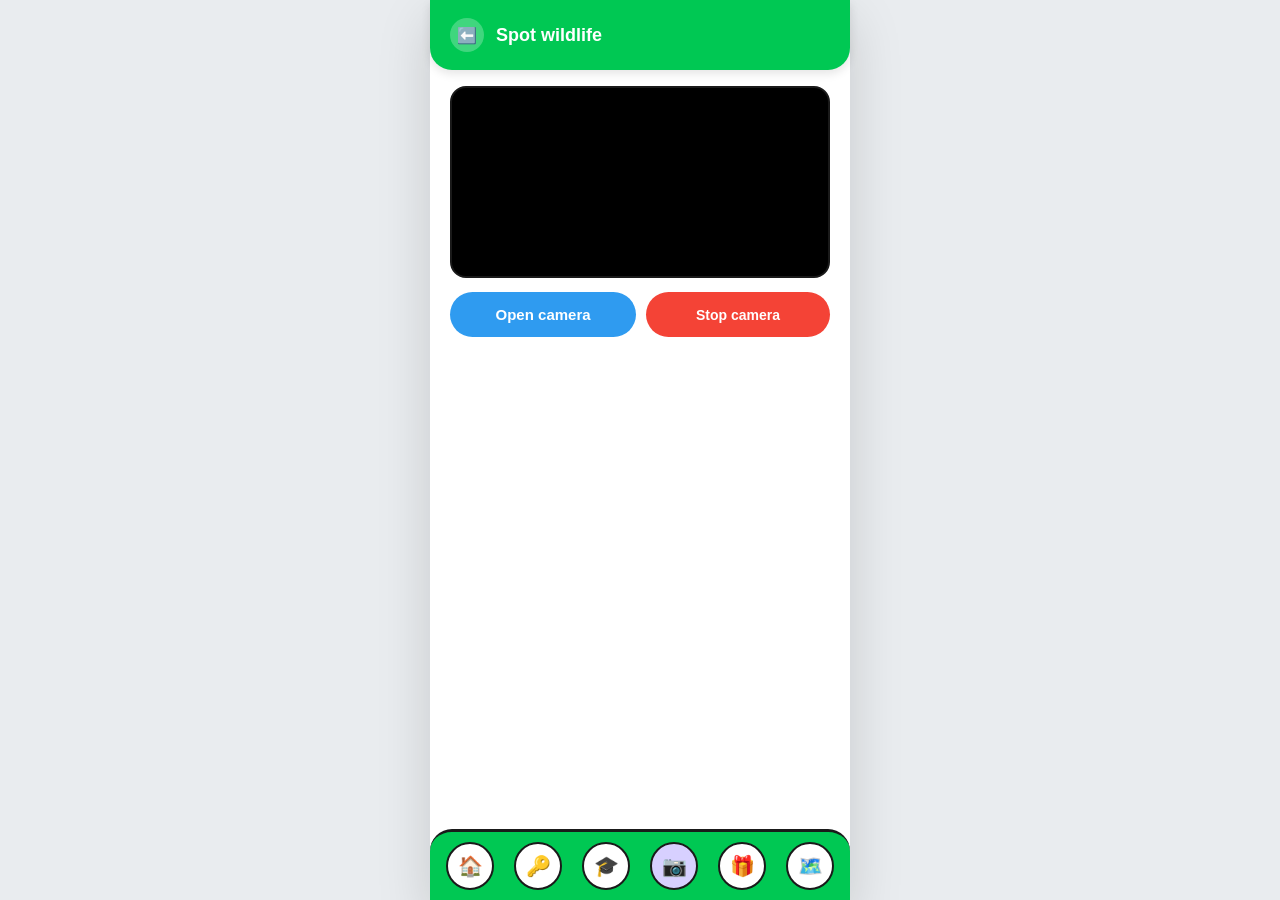
<file: Camera.html>
<!DOCTYPE html>
<html lang="en">
<head>
    <meta charset="UTF-8">
    <meta name="viewport" content="width=device-width, initial-scale=1.0">
    <title>Camera Page</title>
    <link rel="stylesheet" href="style.css">
</head>
<body>
  <div class="screen">
 
    <header class="app-header">
      <a href="index.html" class="back-btn">⬅️</a>
      <h1>Spot wildlife</h1>
    </header>
 
    <main class="content">
      <video id="camera" autoplay playsinline></video>
      <div class="camera-controls">
        <button id="startBtn" class="btn-primary">Open camera</button>
        <button id="stopBtn" class="btn-danger">Stop camera</button>
      </div>
    </main>
 
    <nav class="bottom-nav">
      <a href="index.html" class="nav-link"><button class="nav-btn">🏠</button></a>
      <a href="Login.html" class="nav-link"><button class="nav-btn">🔑</button></a>
      <a href="Learn.html" class="nav-link"><button class="nav-btn">🎓</button></a>
      <a href="Camera.html" class="nav-link"><button class="nav-btn active">📷</button></a>
      <a href="Rewards.html" class="nav-link"><button class="nav-btn">🎁</button></a>
      <a href="Map.html" class="nav-link"><button class="nav-btn">🗺️</button></a>
    </nav>
 
  </div>
  <script src="camera.js" defer></script>
</body>
</html>
</file>
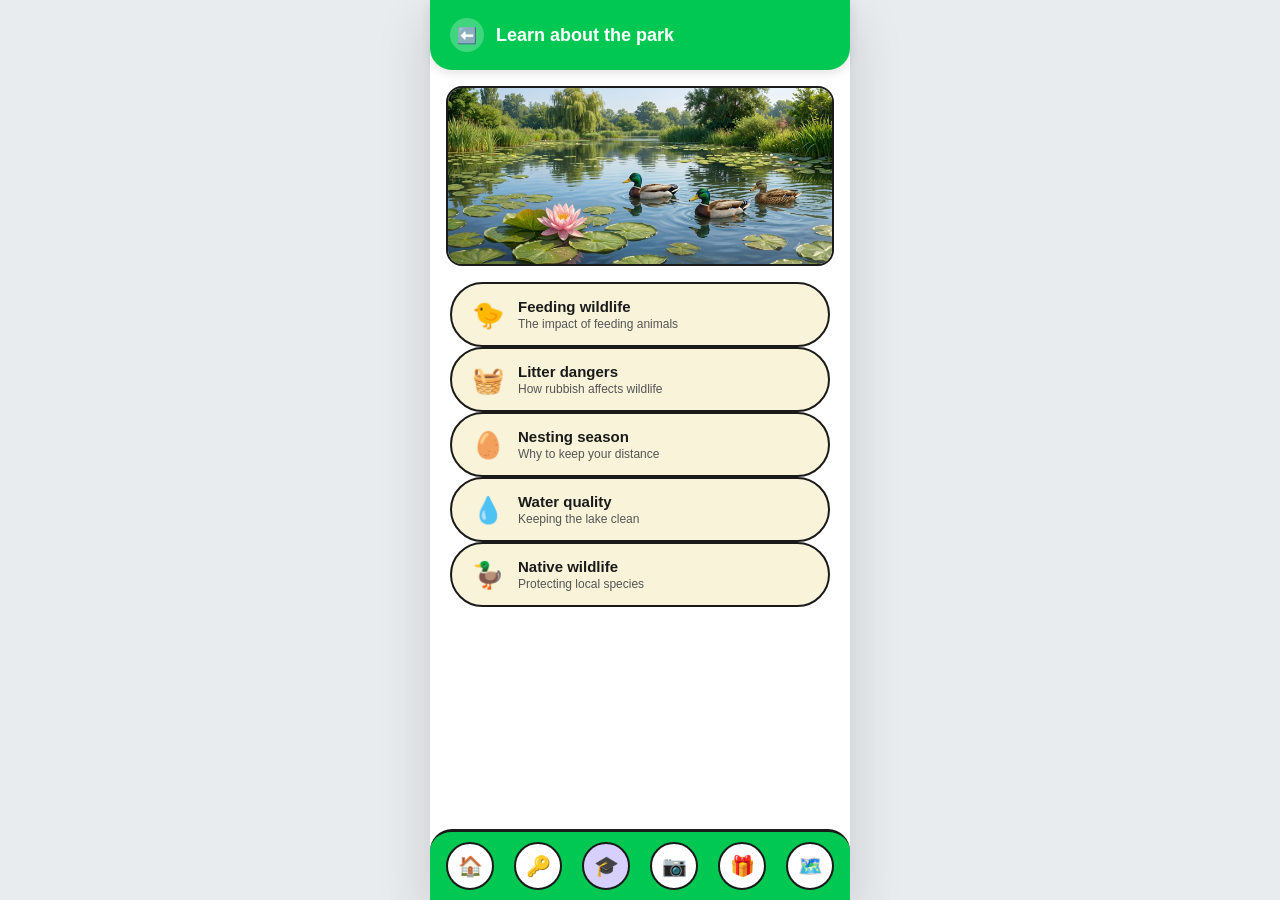
<file: Learn.html>
<!DOCTYPE html>
<html lang="en">
<head>
    <meta charset="UTF-8">
    <title>Learn Page</title>
  <link rel="stylesheet" href="style.css">
  <style>
    .learn-section { display: none; }
    .learn-section:target { display: block; }
    #main-menu { display: block; }
    #feeding:target ~ #main-menu,
    #litter:target ~ #main-menu,
    #nesting:target ~ #main-menu,
    #water:target ~ #main-menu,
    #native:target ~ #main-menu { display: none; }
  </style>
</head>
<body>
  <div class="screen">
 
    <header class="app-header">
      <a href="index.html" class="back-btn">⬅️</a>
      <h1>Learn about the park</h1>
    </header>
 
    <img src="AI image.png" alt="ducks swimming among lily pads" class="hero-img">
 
    <main class="content learn-section" id="feeding">
      <a href="Learn.html" class="back-btn" style="align-self:flex-start;">⬅️ Back to topics</a>
      <h1 style="font-size:16px;">Feeding wildlife</h1>
      <div class="pill pill-static">
        <span class="label">Why is bread bad for the lake?</span>
      </div>
      <div class="pill pill-static">
        <span class="label">Rotting bread sinks and decaying food lowers oxygen levels in the water</span>
      </div>
      <div class="pill pill-static">
        <span class="label">Harm to eels - Low oxygen can make it hard for eels to survive</span>
      </div>
      <div class="tip-box">
        <span>💡</span>
        <span>Tip: Bring healthy seeds instead of bread</span>
      </div>
    </main>
 
    <main class="content learn-section" id="litter">
      <a href="Learn.html" class="back-btn" style="align-self:flex-start;">⬅️ Back to topics</a>
      <h1 style="font-size:16px;">Litter dangers</h1>
      <div class="pill pill-static">
        <span class="label">Risks to wildlife</span>
      </div>
      <div class="pill pill-static">
        <span class="label">Plastic hazards - Litter can trap or injure animals</span>
      </div>
      <div class="pill pill-static">
        <span class="label">Ingestion dangers - Animals may mistake rubbish for food</span>
      </div>
      <a href="Rewards.html" class="btn-primary" style="text-align:center; text-decoration:none; display:block;">Collect points!</a>
    </main>
 
    <main class="content learn-section" id="nesting">
      <a href="Learn.html" class="back-btn" style="align-self:flex-start;">⬅️ Back to topics</a>
      <h1 style="font-size:16px;">Nesting season</h1>
      <div class="pill pill-static">
        <span class="label">Why nests matter</span>
      </div>
      <div class="pill pill-static">
        <span class="label">Disturbing a nest can cause parent birds to abandon their eggs</span>
      </div>
      <div class="pill pill-static">
        <span class="label">Keep dogs on leads and stick to paths near nesting areas</span>
      </div>
      <div class="tip-box">
        <span>💡</span>
        <span>Tip: Watch nests from a distance with binoculars</span>
      </div>
    </main>
 
    <main class="content learn-section" id="water">
      <a href="Learn.html" class="back-btn" style="align-self:flex-start;">⬅️ Back to topics</a>
      <h1 style="font-size:16px;">Water quality</h1>
      <div class="pill pill-static">
        <span class="label">Why clean water matters</span>
      </div>
      <div class="pill pill-static">
        <span class="label">Chemicals and detergents harm fish, insects and plants</span>
      </div>
      <div class="pill pill-static">
        <span class="label">Never rinse paint, oil or cleaning products near the lake</span>
      </div>
      <div class="tip-box">
        <span>💡</span>
        <span>Tip: Report any spills to a park ranger straight away</span>
      </div>
    </main>
 
    <main class="content learn-section" id="native">
      <a href="Learn.html" class="back-btn" style="align-self:flex-start;">⬅️ Back to topics</a>
      <h1 style="font-size:16px;">Native wildlife</h1>
      <div class="pill pill-static">
        <span class="label">Protecting native species</span>
      </div>
      <div class="pill pill-static">
        <span class="label">Introduced predators like stoats and rats can harm native birds and eggs</span>
      </div>
      <div class="pill pill-static">
        <span class="label">Sightings of pests help rangers protect vulnerable species</span>
      </div>
      <a href="Rewards.html" class="btn-primary" style="text-align:center; text-decoration:none; display:block;">Collect points!</a>
    </main>
 
    <main class="content" id="main-menu">
      <a href="#feeding" class="pill">
        <span class="icon">🐤</span>
        <span class="label">Feeding wildlife<br><small>The impact of feeding animals</small></span>
      </a>
      <a href="#litter" class="pill">
        <span class="icon">🧺</span>
        <span class="label">Litter dangers<br><small>How rubbish affects wildlife</small></span>
      </a>
      <a href="#nesting" class="pill">
        <span class="icon">🥚</span>
        <span class="label">Nesting season<br><small>Why to keep your distance</small></span>
      </a>
      <a href="#water" class="pill">
        <span class="icon">💧</span>
        <span class="label">Water quality<br><small>Keeping the lake clean</small></span>
      </a>
      <a href="#native" class="pill">
        <span class="icon">🦆</span>
        <span class="label">Native wildlife<br><small>Protecting local species</small></span>
      </a>
    </main>
 
    <nav class="bottom-nav">
      <a href="index.html" class="nav-link"><button class="nav-btn">🏠</button></a>
      <a href="Login.html" class="nav-link"><button class="nav-btn">🔑</button></a>
      <a href="Learn.html" class="nav-link"><button class="nav-btn active">🎓</button></a>
      <a href="Camera.html" class="nav-link"><button class="nav-btn">📷</button></a>
      <a href="Rewards.html" class="nav-link"><button class="nav-btn">🎁</button></a>
      <a href="Map.html" class="nav-link"><button class="nav-btn">🗺️</button></a>
    </nav>
 
  </div>
</body>
</html>
</file>
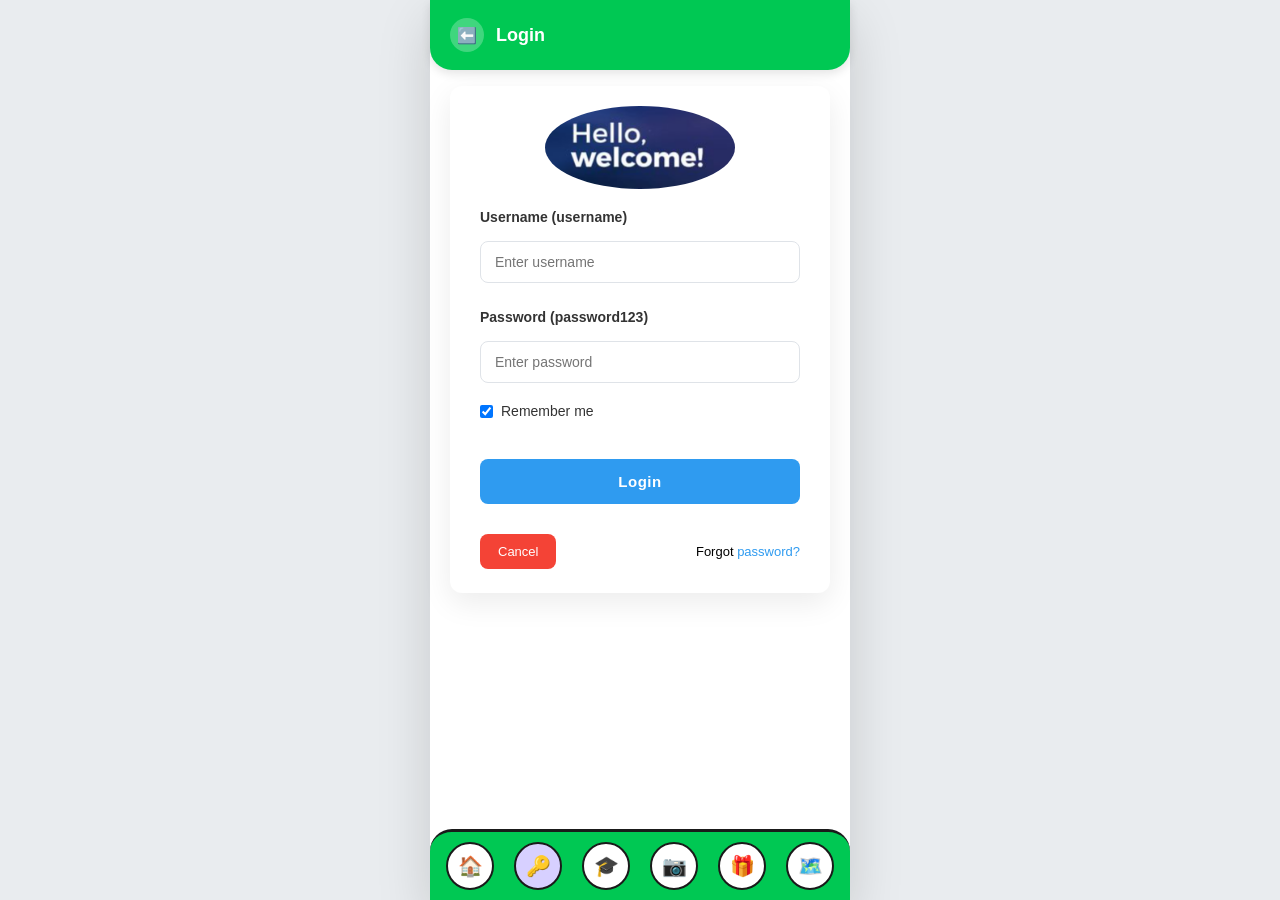
<file: Login.html>
<!DOCTYPE html>
<html lang="en">
<head>
  <meta charset="UTF-8">
  <meta name="viewport" content="width=device-width, initial-scale=1.0">
  <title>Login</title>
  <link rel="stylesheet" href="style.css">
  <link rel="stylesheet" href="Login page.css">
</head>
<body>
  <div class="screen">
 
    <header class="app-header">
      <a href="index.html" class="back-btn">⬅️</a>
      <h1>Login</h1>
    </header>
 
    <main class="content">
      <div class="login-card">
        <div class="imgcontainer">
          <img src="Login.png" alt="Hello, welcome!" class="Login">
        </div>
 
        <form id="loginForm">
          <div class="container">
            <label for="usrname"><b>Username (username)</b></label>
            <input type="text" placeholder="Enter username" id="usrname" name="usrname" required>
 
            <label for="psw"><b>Password (password123)</b></label>
            <input type="password" placeholder="Enter password" id="psw" name="psw" required>
 
            <label style="font-weight:normal; display:flex; align-items:center; gap:8px; margin-top:12px;">
              <input type="checkbox" checked="checked" id="remember" name="remember" style="margin:0;"> Remember me
            </label>
 
            <p id="loginError" style="color:#f44336; font-size:13px; min-height:16px; margin-top:8px;"></p>
 
            <button type="submit" class="button">Login</button>
          </div>
 
          <div class="form-footer-row">
            <a href="index.html"><button type="button" class="cancelbtn">Cancel</button></a>
            <span class="psw">Forgot <a href="#">password?</a></span>
          </div>
        </form>
      </div>
    </main>
 
    <nav class="bottom-nav">
      <a href="index.html" class="nav-link"><button class="nav-btn">🏠</button></a>
      <a href="Login.html" class="nav-link"><button class="nav-btn active">🔑</button></a>
      <a href="Learn.html" class="nav-link"><button class="nav-btn">🎓</button></a>
      <a href="Camera.html" class="nav-link"><button class="nav-btn">📷</button></a>
      <a href="Rewards.html" class="nav-link"><button class="nav-btn">🎁</button></a>
      <a href="Map.html" class="nav-link"><button class="nav-btn">🗺️</button></a>
    </nav>
 
  </div>
  <script src="Login.js" defer></script>
</body>
</html>
</file>
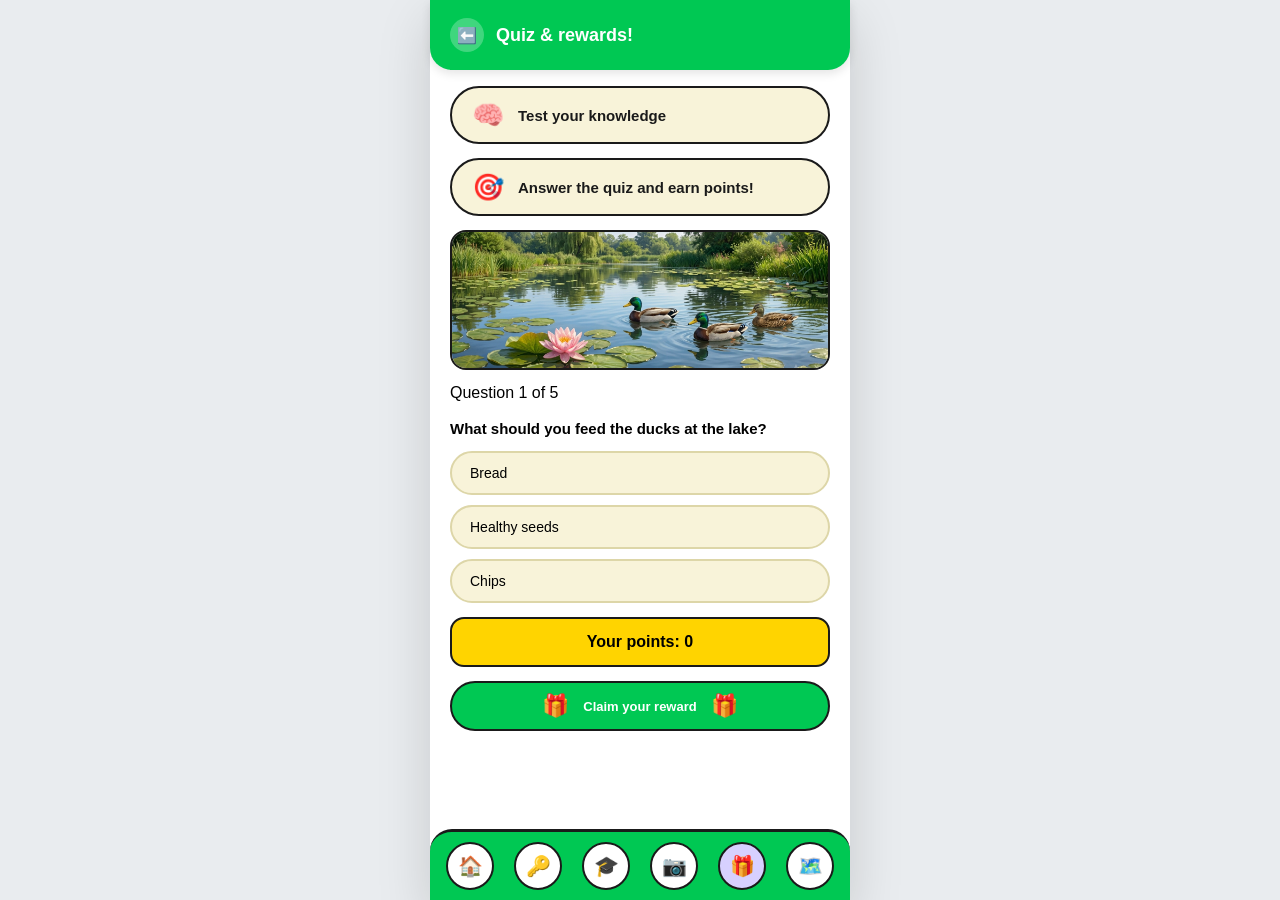
<file: Rewards.html>
<!DOCTYPE html>
<html lang="en">
<head>
    <meta charset="UTF-8">
    <title>Quiz and Rewards</title>
    <link rel="stylesheet" href="style.css">
</head>
<body>
  <div class="screen">
 
    <header class="app-header">
      <a href="index.html" class="back-btn">⬅️</a>
      <h1>Quiz &amp; rewards!</h1>
    </header>
 
    <main class="content">
      <div class="pill pill-static">
        <span class="icon">🧠</span>
        <span class="label">Test your knowledge</span>
      </div>
      <div class="pill pill-static">
        <span class="icon">🎯</span>
        <span class="label">Answer the quiz and earn points!</span>
      </div>
 
      <img src="AI image.png" alt="ducks swimming among lily pads" class="hero-img" style="width:100%; margin:0; max-height:140px;">
 
      <p class="quiz-progress" id="quizProgress"></p>
      <p class="quiz-question" id="quizQuestion"></p>
      <div class="quiz-options" id="quizOptions"></div>
      <button class="btn-primary" id="nextBtn" style="display:none;">Next question</button>
 
      <div class="points-bar">Your points: <span id="pointsTotal">0</span></div>
 
      <div class="gift-row">
        <span style="font-size:22px;">🎁</span>
        <span style="color:white; font-weight:600; font-size:13px;">Claim your reward</span>
        <span style="font-size:22px;">🎁</span>
      </div>
    </main>
 
    <nav class="bottom-nav">
      <a href="index.html" class="nav-link"><button class="nav-btn">🏠</button></a>
      <a href="Login.html" class="nav-link"><button class="nav-btn">🔑</button></a>
      <a href="Learn.html" class="nav-link"><button class="nav-btn">🎓</button></a>
      <a href="Camera.html" class="nav-link"><button class="nav-btn">📷</button></a>
      <a href="Rewards.html" class="nav-link"><button class="nav-btn active">🎁</button></a>
      <a href="Map.html" class="nav-link"><button class="nav-btn">🗺️</button></a>
    </nav>
 
  </div>
 
  <script src="Rewards.js" defer></script>
</body>
</html>
</file>
<file: style.css>
:root {
  --green: #00c853;
  --green-dark: #009e42;
  --cream: #f8f3d9;
  --cream-border: #ddd6a8;
  --blue-tip: #d7ecfa;
  --blue-btn: #2f9bf0;
  --blue-btn-hover: #1f89dc;
  --yellow: #ffd400;
  --red: #f44336;
  --ink: #1a1a1a;
  --white: #ffffff;
}

* {
  box-sizing: border-box;
  margin: 0;
  padding: 0;
  font-family: 'Segoe UI', Arial, sans-serif;
}

body {
  background: #e9ecef;
  min-height: 100vh;
  display: flex;
  justify-content: center;
}

.screen {
  width: 100%;
  max-width: 420px;
  min-height: 100vh;
  background: var(--white);
  box-shadow: 0 20px 50px rgba(0, 0, 0, 0.15);
  display: flex;
  flex-direction: column;
  position: relative;
}

.app-header {
  background: var(--green);
  color: var(--white);
  padding: 18px 20px;
  display: flex;
  align-items: center;
  gap: 12px;
  border-radius: 0 0 22px 22px;
  box-shadow: 0 4px 10px rgba(0, 0, 0, 0.1);
}

.back-btn {
  background: rgba(255, 255, 255, 0.25);
  border: none;
  color: var(--white);
  width: 34px;
  height: 34px;
  min-width: 34px;
  border-radius: 50%;
  font-size: 16px;
  cursor: pointer;
  display: flex;
  align-items: center;
  justify-content: center;
  text-decoration: none;
}

.back-btn:hover {
  background: rgba(255, 255, 255, 0.4);
}

.app-header h1 {
  font-size: 18px;
  font-weight: 600;
}

.hero-img {
  width: calc(100% - 32px);
  margin: 16px auto 0;
  display: block;
  border-radius: 16px;
  border: 2px solid var(--ink);
  object-fit: cover;
  max-height: 180px;
}

.content {
  padding: 16px 20px 24px;
  display: flex;
  flex-direction: column;
  gap: 14px;
  flex: 1;
}

.pill {
  background: var(--cream);
  border: 2px solid var(--ink);
  border-radius: 40px;
  padding: 14px 20px;
  display: flex;
  align-items: center;
  gap: 14px;
  cursor: pointer;
  text-decoration: none;
  color: var(--ink);
  font-weight: 600;
  font-size: 15px;
  transition: 0.2s;
}

.pill:hover {
  transform: translateY(-2px);
  box-shadow: 0 6px 14px rgba(0, 0, 0, 0.12);
}

.pill .icon {
  font-size: 26px;
  line-height: 1;
}

.pill .label small {
  display: block;
  font-weight: 400;
  font-size: 12px;
  color: #555;
  margin-top: 2px;
}

.pill-static {
  cursor: default;
}

.pill-static:hover {
  transform: none;
  box-shadow: none;
}

.tip-box {
  background: var(--blue-tip);
  border-radius: 14px;
  padding: 12px 16px;
  font-size: 14px;
  display: flex;
  gap: 10px;
  align-items: center;
}

.btn-primary {
  background: var(--blue-btn);
  color: var(--white);
  border: none;
  border-radius: 40px;
  padding: 14px;
  font-weight: 700;
  font-size: 15px;
  cursor: pointer;
  width: 100%;
}

.btn-primary:hover {
  background: var(--blue-btn-hover);
}

.btn-secondary {
  background: var(--white);
  color: var(--ink);
  border: 2px solid var(--ink);
  border-radius: 40px;
  padding: 12px;
  font-weight: 600;
  font-size: 14px;
  cursor: pointer;
  width: 100%;
}

.btn-danger {
  background: var(--red);
  color: var(--white);
  border: none;
  border-radius: 40px;
  padding: 12px;
  font-weight: 600;
  font-size: 14px;
  cursor: pointer;
  width: 100%;
}

.points-bar {
  background: var(--yellow);
  text-align: center;
  font-weight: 700;
  padding: 14px;
  border-radius: 14px;
  border: 2px solid var(--ink);
}

.bottom-nav {
  background: var(--green);
  display: flex;
  justify-content: space-around;
  align-items: center;
  padding: 10px 6px;
  border-top: 3px solid var(--ink);
  border-radius: 22px 22px 0 0;
  margin-top: auto;
}

.nav-btn {
  width: 48px;
  height: 48px;
  border-radius: 50%;
  border: 2px solid var(--ink);
  background: var(--white);
  font-size: 20px;
  display: flex;
  align-items: center;
  justify-content: center;
  cursor: pointer;
  text-decoration: none;
  transition: 0.2s;
}

.nav-btn.active {
  background: #d7d0ff;
}

.nav-btn:hover {
  transform: scale(1.08);
}

.nav-link {
  text-decoration: none;
}


video#camera {
  width: 100%;
  border-radius: 16px;
  border: 2px solid var(--ink);
  background: black;
  display: block;
}

.camera-controls {
  display: flex;
  gap: 10px;
}

.map-frame {
  width: 100%;
  height: 340px;
  border: 2px solid var(--ink);
  border-radius: 16px;
}

.quiz-question {
  font-weight: 600;
  font-size: 15px;
  margin-top: 4px;
}

.quiz-options {
  display: flex;
  flex-direction: column;
  gap: 10px;
}

.quiz-option {
  background: var(--cream);
  border: 2px solid var(--cream-border);
  border-radius: 40px;
  padding: 12px 18px;
  font-size: 14px;
  cursor: pointer;
  text-align: left;
  width: 100%;
  transition: 0.2s;
}

.quiz-option:hover {
  border-color: var(--ink);
}

.quiz-option.correct {
  background: #d9f2d0;
  border-color: #4caf50;
}

.quiz-option.incorrect {
  background: #fbdada;
  border-color: var(--red);
}

.gift-row {
  display: flex;
  align-items: center;
  justify-content: center;
  gap: 14px;
  background: var(--green);
  border-radius: 40px;
  padding: 10px 16px;
  border: 2px solid var(--ink);
}
</file>
<file: Login page.css>
.login-card {
  width: 100%;
  background: #ffffff;
  border-radius: 12px;
  box-shadow: 0 10px 30px rgba(0, 0, 0, 0.08);
  overflow: hidden;
}
 
.login-card .imgcontainer {
  text-align: center;
  padding: 20px 0 0;
}
 
.login-card .imgcontainer img.Login {
  width: 50%;
  border-radius: 60%;
}
 
.login-card .container {
  padding: 16px 30px 30px;
}
 
.login-card .container label {
  display: block;
  margin-bottom: 8px;
  margin-top: 18px;
  font-size: 14px;
  color: #333;
}
 
.login-card .container label:first-of-type {
  margin-top: 0;
}
 
.login-card input[type=text],
.login-card input[type=password] {
  width: 100%;
  padding: 12px 14px;
  margin: 8px 0;
  display: inline-block;
  border: 1px solid #dfe3e8;
  border-radius: 8px;
  box-sizing: border-box;
  font-size: 14px;
  outline: none;
  transition: border-color 0.2s;
}
 
.login-card input[type=text]:focus,
.login-card input[type=password]:focus {
  border-color: #2f9bf0;
}
 
.login-card button.button {
  background-color: #2f9bf0;
  color: white;
  padding: 14px;
  margin-top: 16px;
  border: none;
  border-radius: 8px;
  font-size: 15px;
  font-weight: 600;
  letter-spacing: 0.5px;
  cursor: pointer;
  width: 100%;
  transition: background-color 0.2s;
}
 
.login-card button.button:hover {
  opacity: 0.9;
  background-color: #1f89dc;
}
 
.login-card .cancelbtn {
  width: auto;
  padding: 10px 18px;
  background-color: #f44336;
  color: white;
  border: none;
  border-radius: 8px;
  cursor: pointer;
  font-size: 13px;
}
 
.login-card .cancelbtn:hover {
  opacity: 0.8;
}
 
.login-card .form-footer-row {
  padding: 0 30px 24px;
  display: flex;
  justify-content: space-between;
  align-items: center;
}
 
.login-card span.psw {
  font-size: 13px;
}
 
.login-card span.psw a {
  color: #2f9bf0;
  text-decoration: none;
}
 
.login-card span.psw a:hover {
  text-decoration: underline;
}
 
@media screen and (max-width: 300px) {
  .login-card span.psw {
    display: block;
    float: none;
  }
  .login-card .cancelbtn {
    width: 100%;
  }
}
</file>
